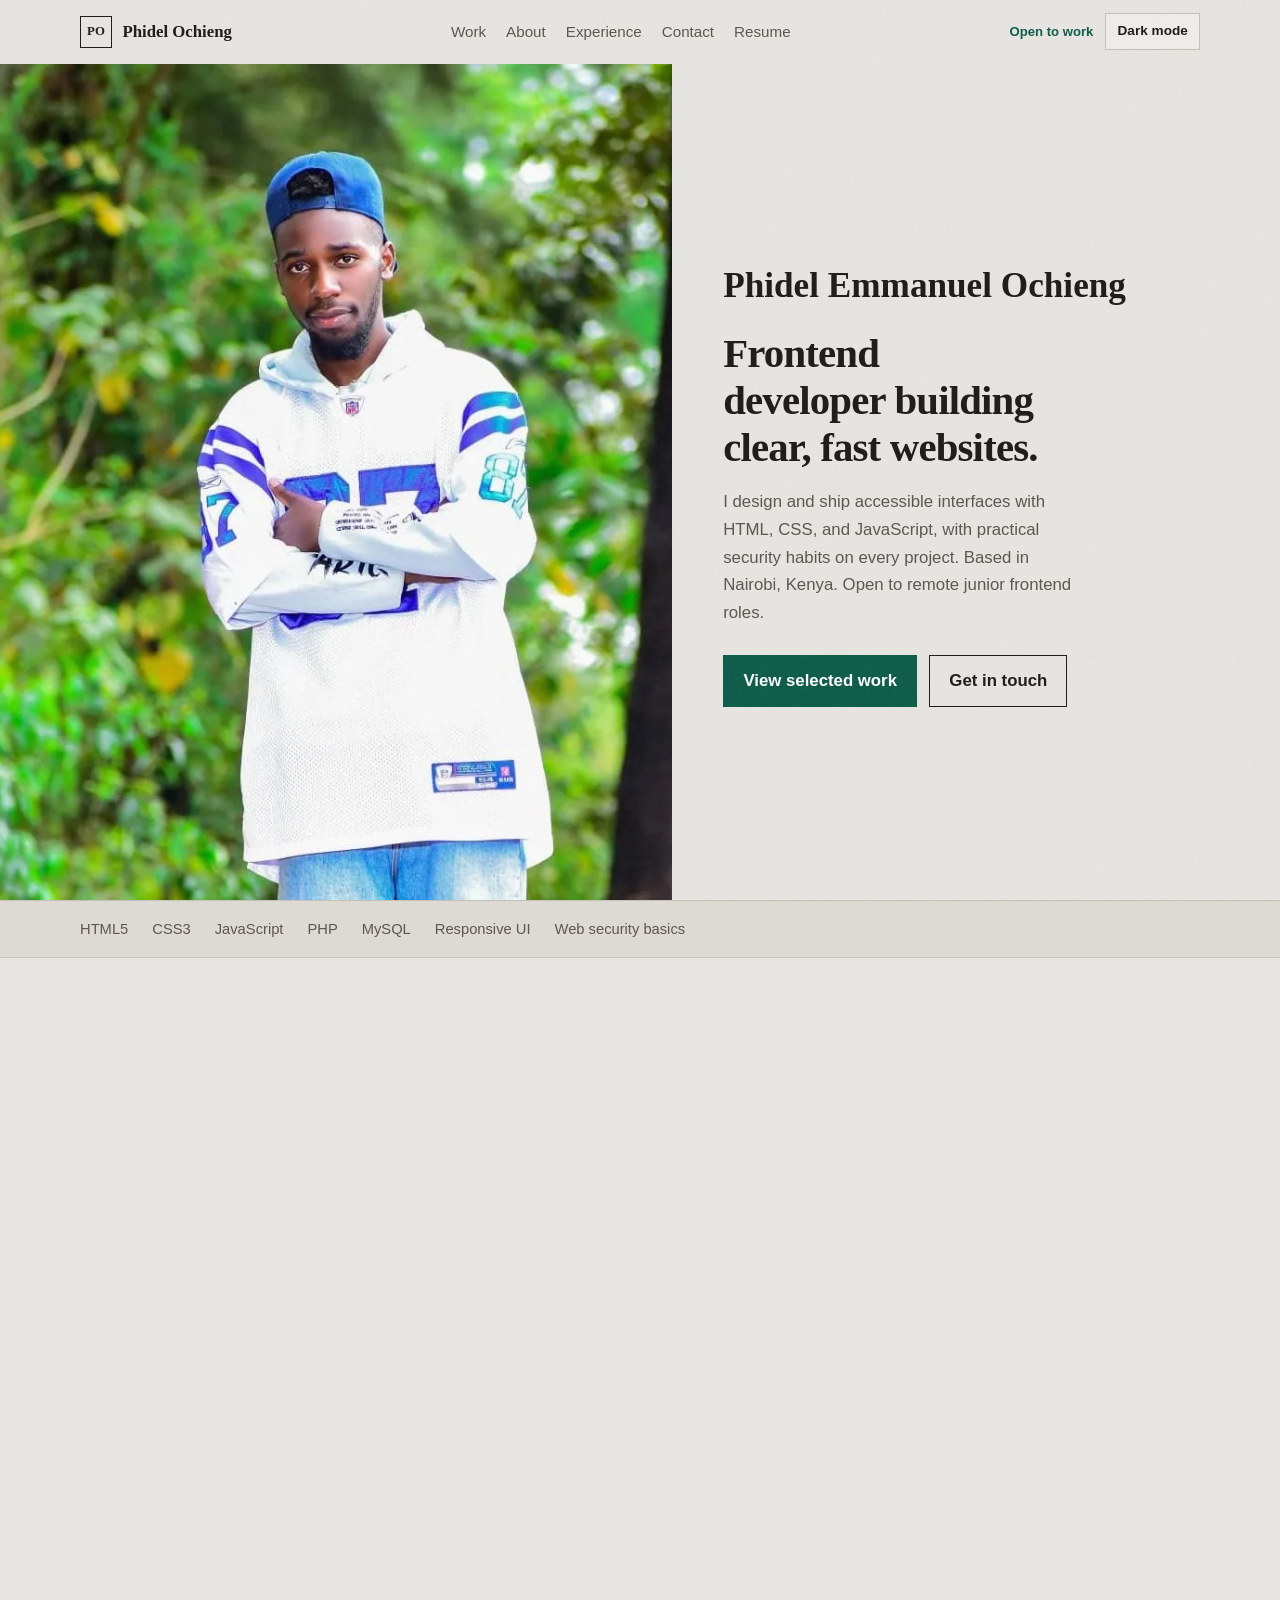
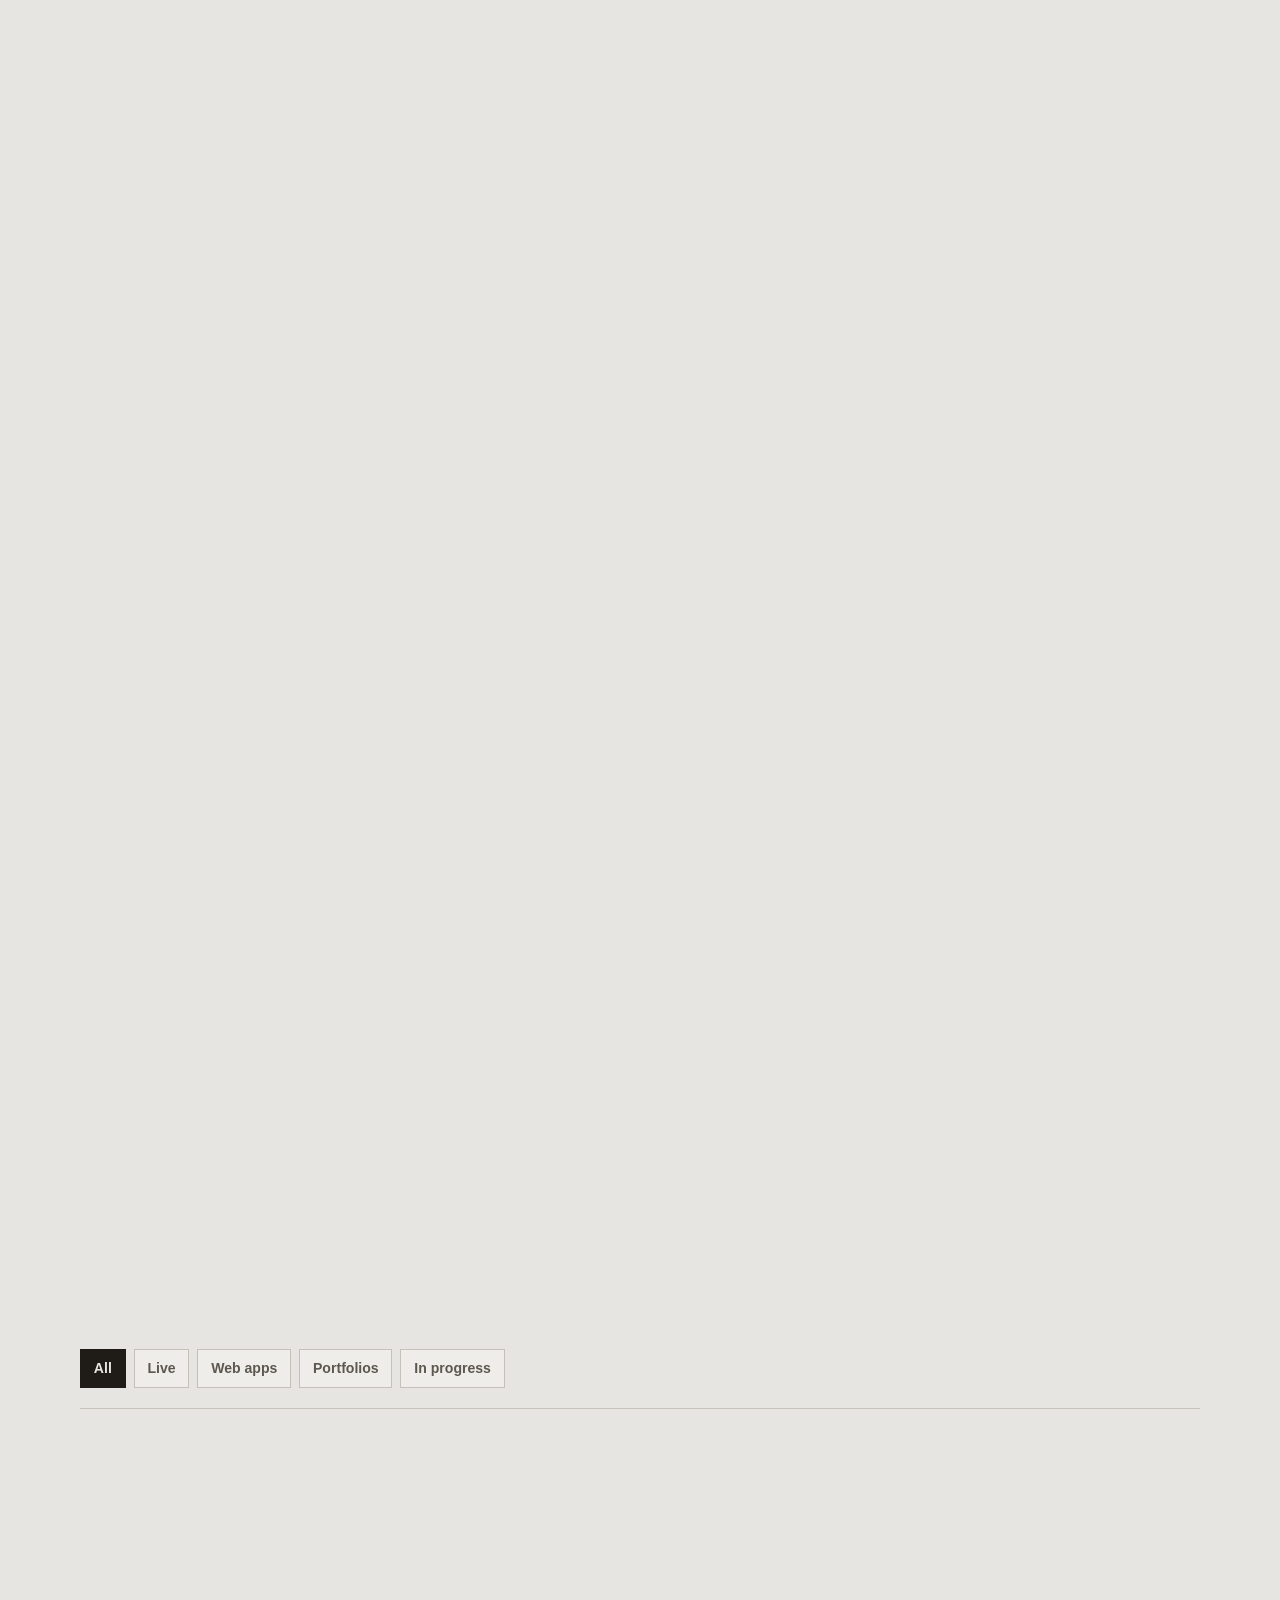
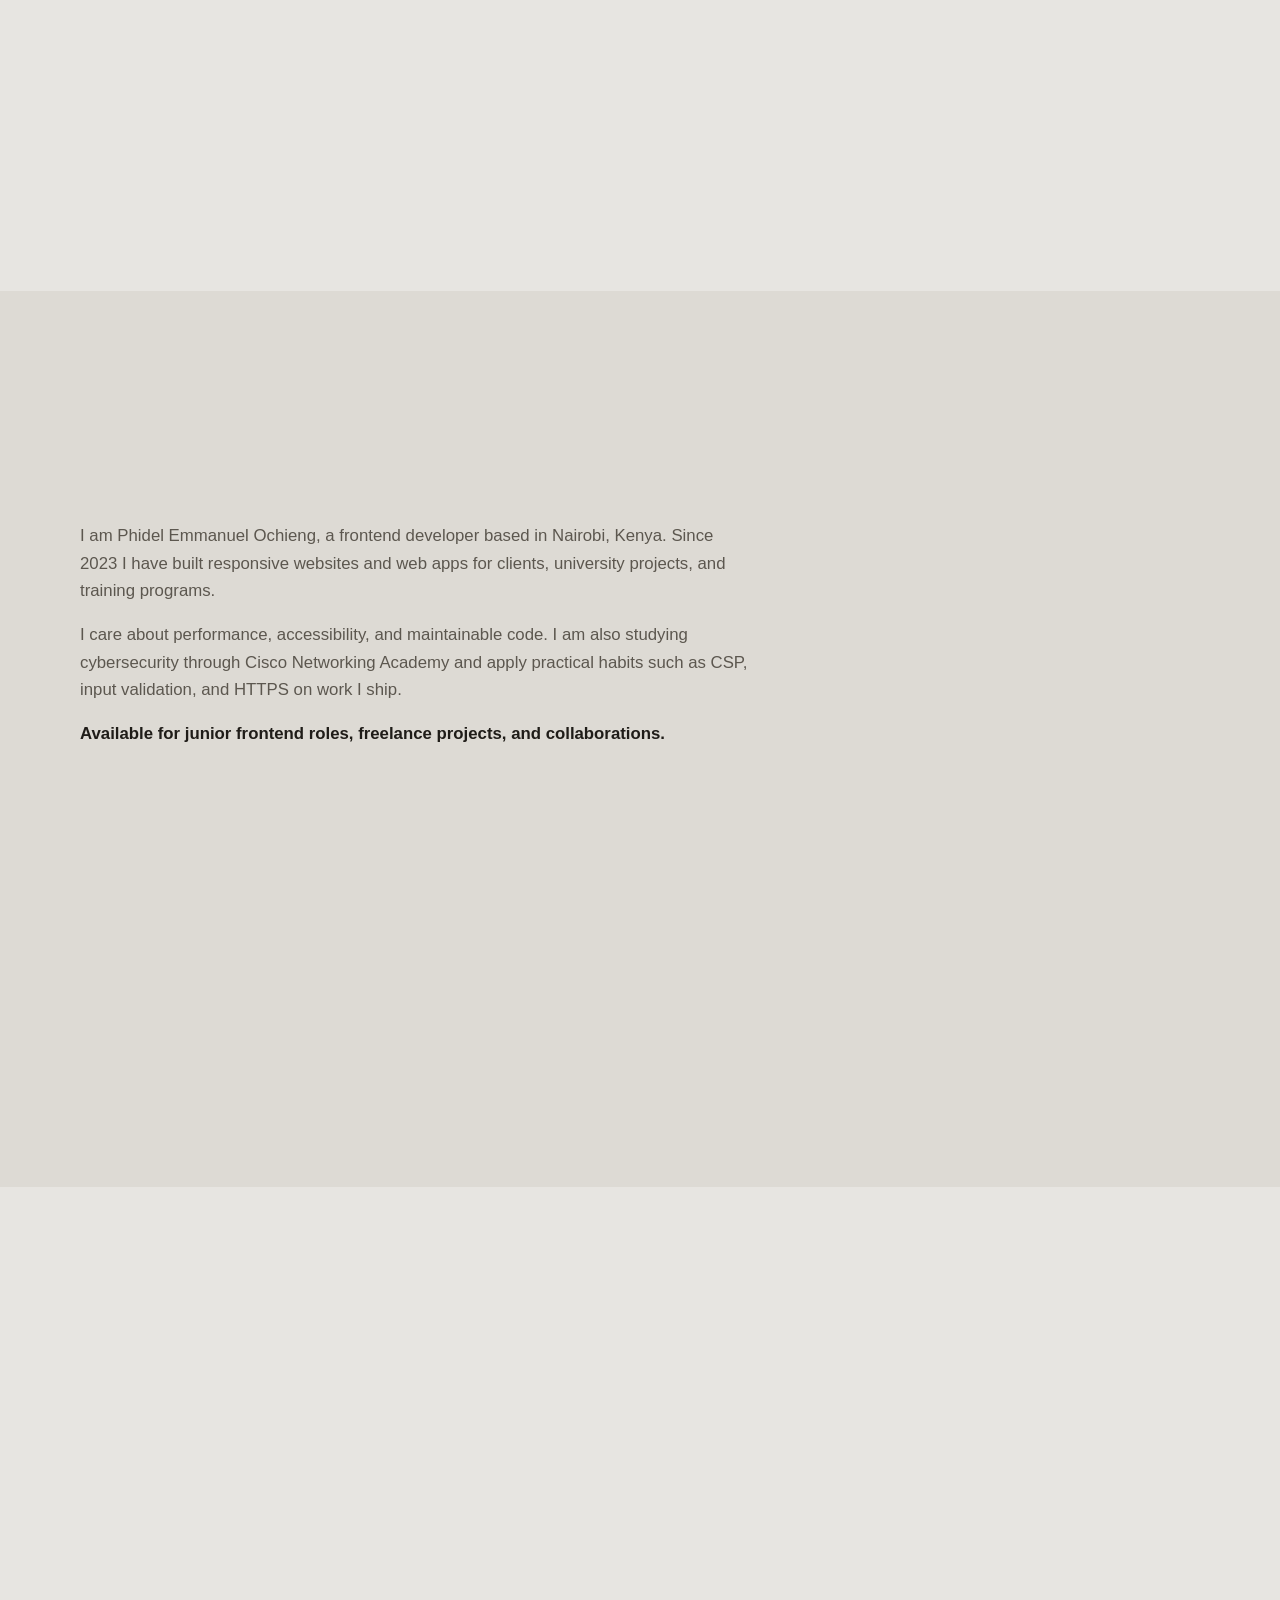
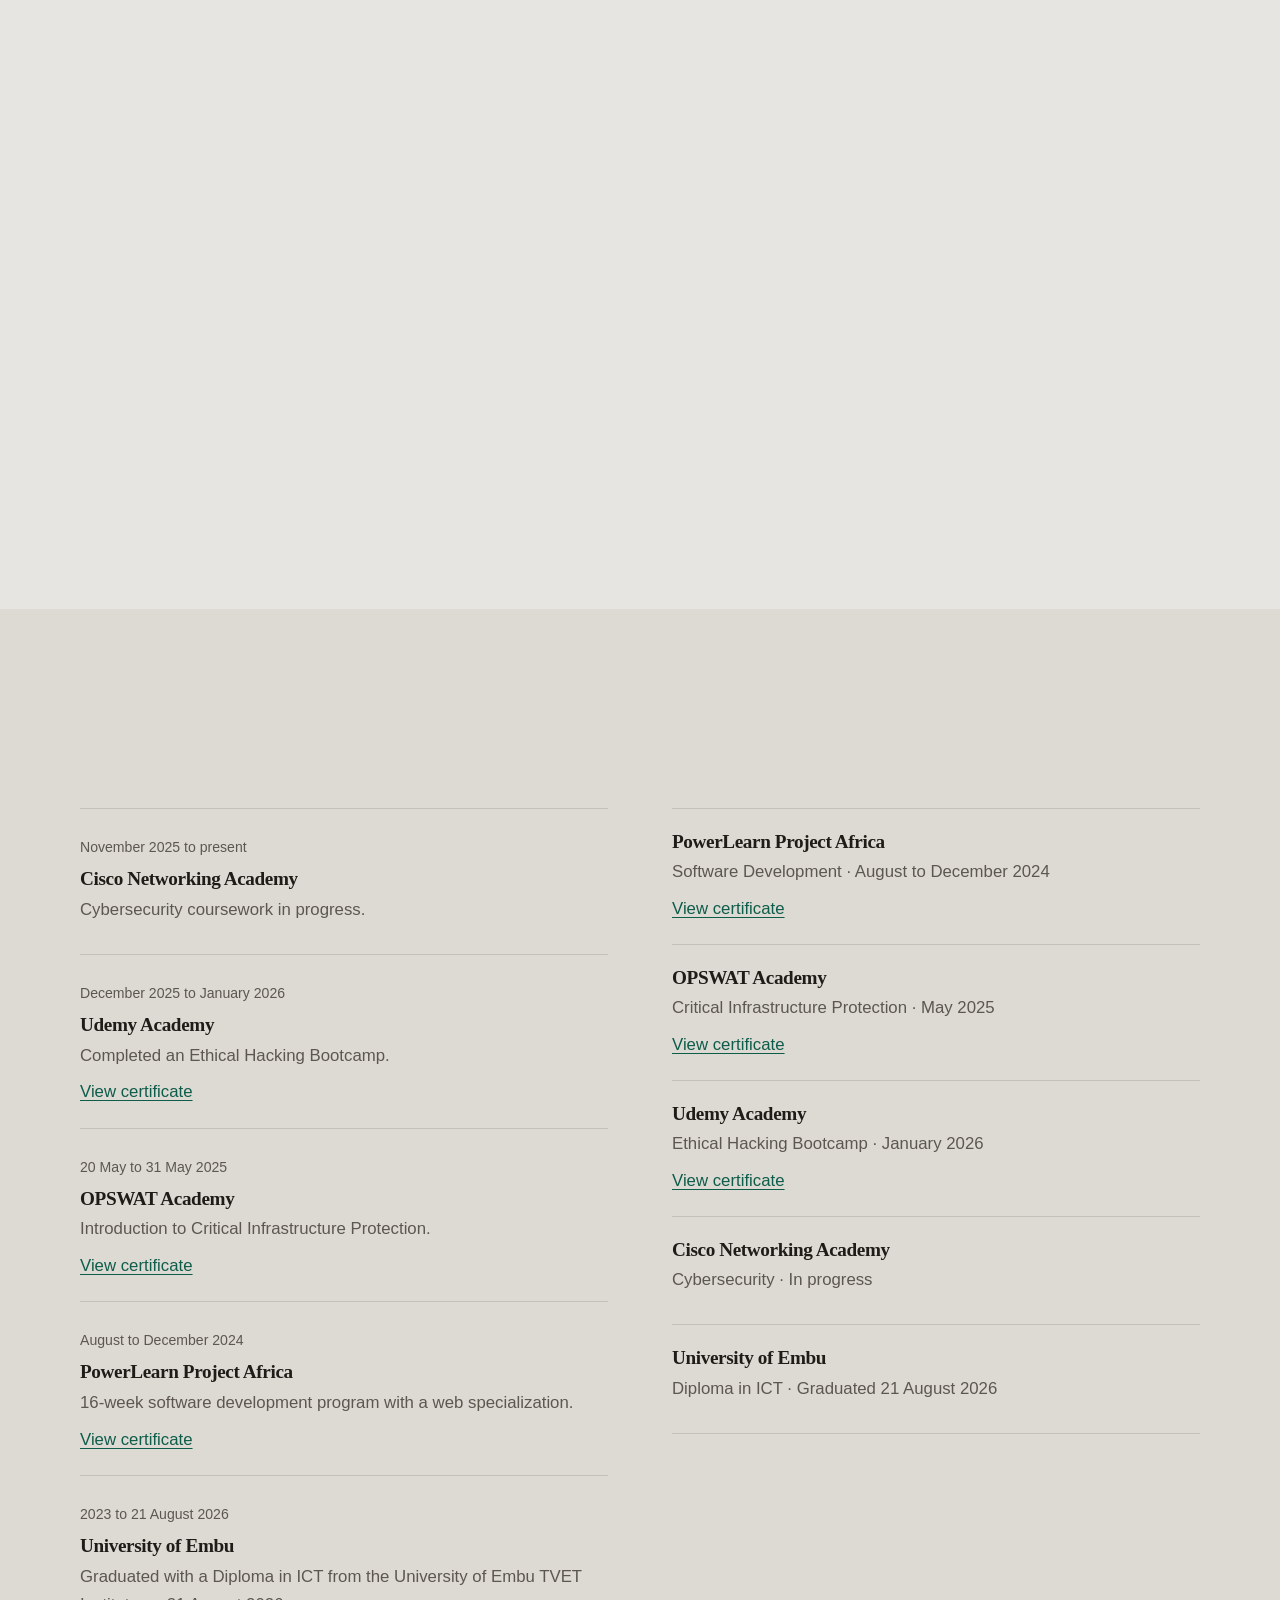
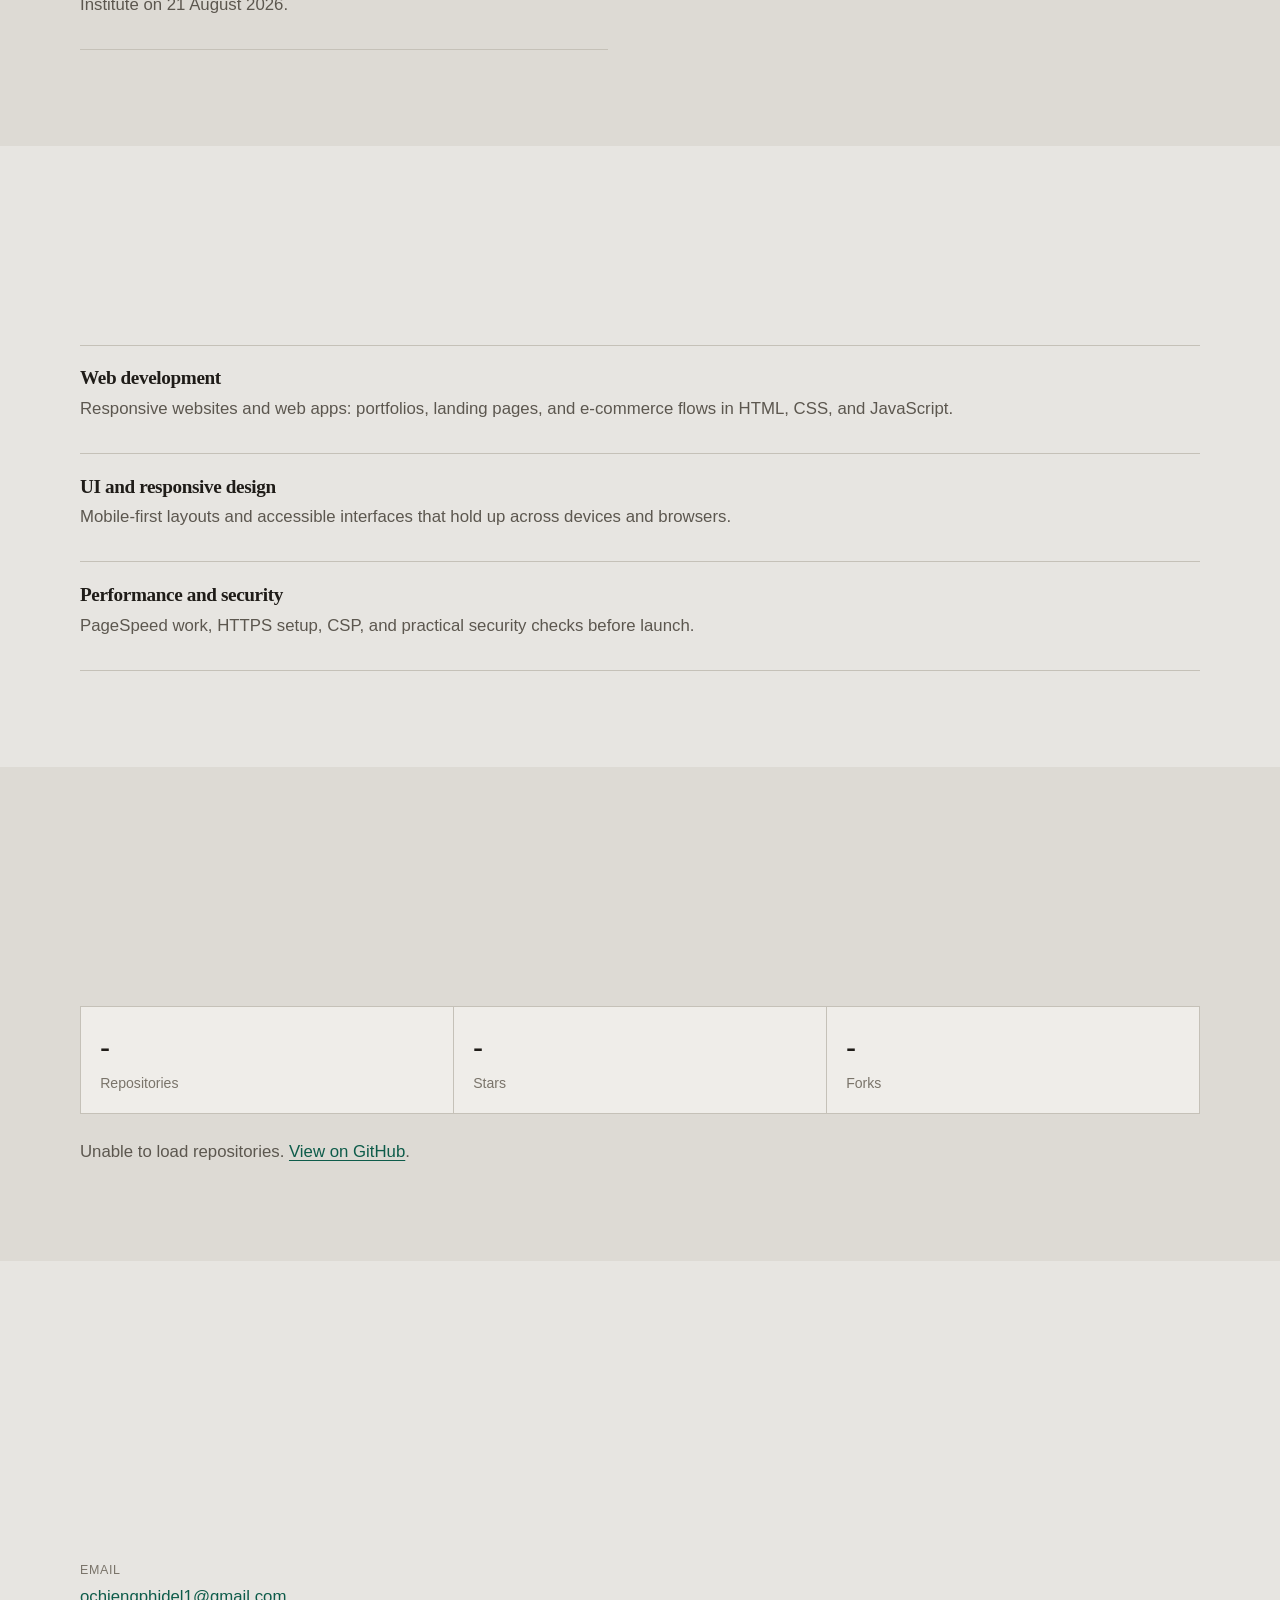
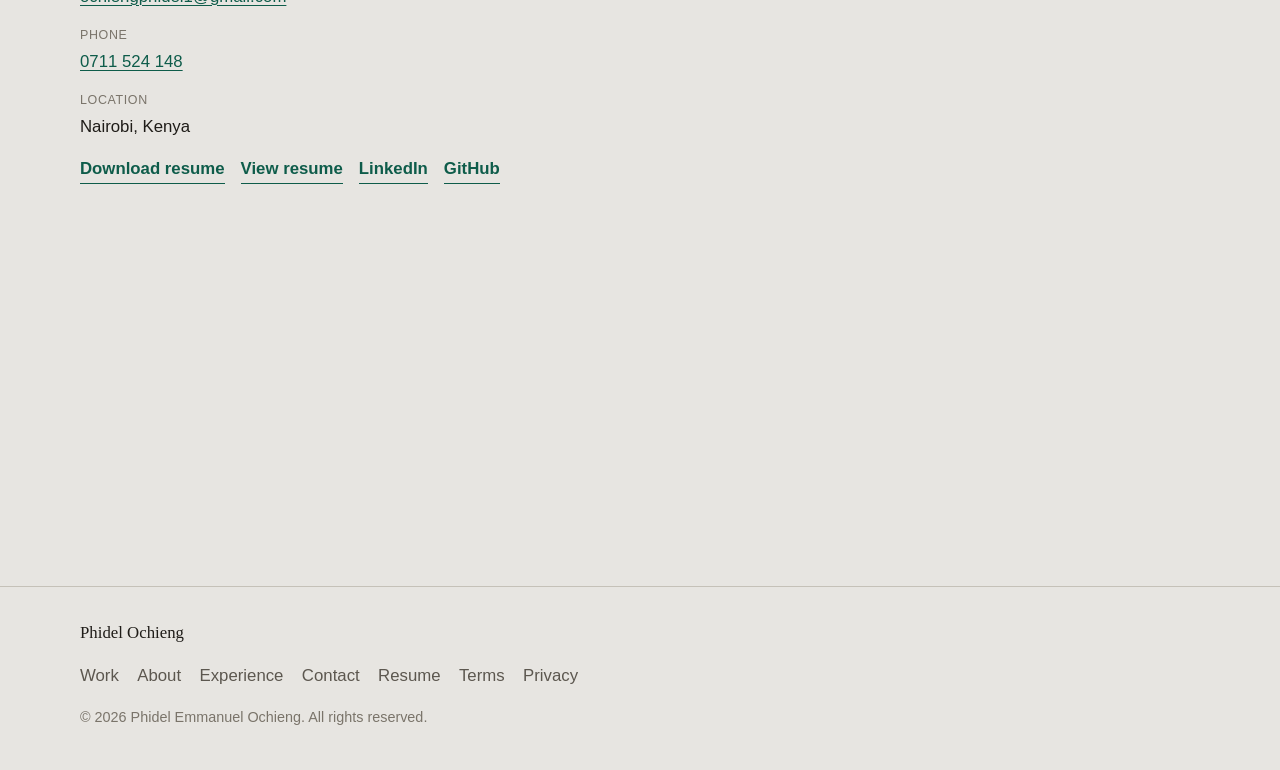
<file: index.html>
<!DOCTYPE html>
<html lang="en">
<head>
    <meta charset="UTF-8">
    <meta name="viewport" content="width=device-width, initial-scale=1.0">

    <!-- Security -->
    <meta http-equiv="Content-Security-Policy" content="default-src 'self'; script-src 'self'; style-src 'self' https://fonts.googleapis.com; font-src https://fonts.gstatic.com; img-src 'self' data:; connect-src 'self' https://api.github.com; form-action 'self' https://formsubmit.co; base-uri 'self'; object-src 'none'; frame-ancestors 'none'; upgrade-insecure-requests">
    <meta name="referrer" content="strict-origin-when-cross-origin">

    <!-- SEO -->
    <title>Phidel Emmanuel Ochieng | Frontend Developer in Nairobi, Kenya</title>
    <meta name="description" content="Frontend developer in Nairobi, Kenya building accessible, performance-focused websites with HTML, CSS, JavaScript, and PHP. Open to junior frontend roles and freelance work.">
    <meta name="keywords" content="Phidel Ochieng, Frontend Developer, Nairobi Kenya, HTML, CSS, JavaScript, PHP, MySQL, Web Developer Portfolio">
    <meta name="author" content="Phidel Emmanuel Ochieng">
    <meta name="robots" content="index, follow, max-image-preview:large">
    <link rel="canonical" href="https://phidelemmanuelochieng.vercel.app/">

    <!-- Open Graph -->
    <meta property="og:type" content="website">
    <meta property="og:site_name" content="Phidel Emmanuel Ochieng">
    <meta property="og:title" content="Phidel Emmanuel Ochieng | Frontend Developer">
    <meta property="og:description" content="Accessible, performance-focused websites and web apps. Based in Nairobi, Kenya. Open to junior frontend roles.">
    <meta property="og:url" content="https://phidelemmanuelochieng.vercel.app/">
    <meta property="og:image" content="https://phidelemmanuelochieng.vercel.app/og-image.png">
    <meta property="og:image:width" content="1200">
    <meta property="og:image:height" content="630">
    <meta property="og:image:alt" content="Phidel Emmanuel Ochieng portfolio preview">
    <meta property="og:locale" content="en_US">

    <!-- Twitter -->
    <meta name="twitter:card" content="summary_large_image">
    <meta name="twitter:title" content="Phidel Emmanuel Ochieng | Frontend Developer">
    <meta name="twitter:description" content="Accessible, performance-focused websites and web apps. Open to junior frontend roles.">
    <meta name="twitter:image" content="https://phidelemmanuelochieng.vercel.app/og-image.png">
    <meta name="twitter:image:alt" content="Phidel Emmanuel Ochieng portfolio preview">

    <!-- Search Console: replace content with your verification token when ready -->
    <meta name="google-site-verification" content="REPLACE_WITH_SEARCH_CONSOLE_TOKEN">

    <link rel="icon" href="favicon-32.png" type="image/png" sizes="32x32">
    <link rel="apple-touch-icon" href="favicon-192.png">
    <link rel="manifest" href="manifest.json">
    <meta name="theme-color" content="#E7E5E1">
    <meta name="apple-mobile-web-app-capable" content="yes">
    <meta name="apple-mobile-web-app-title" content="Phidel Portfolio">

    <link rel="preconnect" href="https://fonts.googleapis.com">
    <link rel="preconnect" href="https://fonts.gstatic.com" crossorigin>
    <link href="https://fonts.googleapis.com/css2?family=Bricolage+Grotesque:opsz,wght@12..96,500;12..96,700&family=Figtree:wght@400;500;600&display=swap" rel="stylesheet">

    <link rel="preload" as="image" href="tariq2.webp" type="image/webp">
    <link rel="stylesheet" href="styles.css">

    <script type="application/ld+json">
    {
        "@context": "https://schema.org",
        "@type": "Person",
        "name": "Phidel Emmanuel Ochieng",
        "jobTitle": "Frontend Developer",
        "url": "https://phidelemmanuelochieng.vercel.app/",
        "sameAs": [
            "https://github.com/tariq926",
            "https://www.linkedin.com/in/phidel-ochieng-832593393"
        ],
        "image": "https://phidelemmanuelochieng.vercel.app/tariq2.jpg",
        "email": "ochiengphidel1@gmail.com",
        "telephone": "+254711524148",
        "address": {
            "@type": "PostalAddress",
            "addressLocality": "Nairobi",
            "addressCountry": "KE"
        },
        "alumniOf": {
            "@type": "EducationalOrganization",
            "name": "University of Embu"
        },
        "knowsAbout": [
            "Frontend Development",
            "HTML5",
            "CSS3",
            "JavaScript",
            "PHP",
            "MySQL",
            "Responsive Design",
            "Web Security"
        ],
        "description": "Frontend developer in Nairobi, Kenya building accessible, performance-focused websites with a security-aware approach."
    }
    </script>
    <script type="application/ld+json">
    {
        "@context": "https://schema.org",
        "@type": "WebSite",
        "name": "Phidel Emmanuel Ochieng Portfolio",
        "url": "https://phidelemmanuelochieng.vercel.app/",
        "inLanguage": "en",
        "author": {
            "@type": "Person",
            "name": "Phidel Emmanuel Ochieng"
        }
    }
    </script>
</head>
<body>
    <a class="skip-link" href="#main">Skip to main content</a>

    <header class="site-header" id="siteHeader">
        <div class="shell header-inner">
            <a class="brand" href="#top" aria-label="Phidel Ochieng home">
                <span class="brand-mark" aria-hidden="true">PO</span>
                <span class="brand-name">Phidel Ochieng</span>
            </a>

            <nav class="site-nav" id="siteNav" aria-label="Primary">
                <ul>
                    <li><a href="#work">Work</a></li>
                    <li><a href="#about">About</a></li>
                    <li><a href="#experience">Experience</a></li>
                    <li><a href="#contact">Contact</a></li>
                    <li><a href="resume.html">Resume</a></li>
                </ul>
            </nav>

            <div class="header-actions">
                <span class="availability">Open to work</span>
                <button type="button" class="theme-toggle" id="themeToggle" aria-label="Switch color theme">Theme</button>
                <button type="button" class="nav-toggle" id="navToggle" aria-label="Open menu" aria-expanded="false" aria-controls="siteNav">Menu</button>
            </div>
        </div>
    </header>

    <main id="main">
        <section class="hero" id="top" aria-labelledby="hero-heading">
            <div class="hero-media" aria-hidden="false">
                <picture>
                    <source srcset="tariq2.webp" type="image/webp">
                    <img
                        src="tariq2.jpg"
                        alt="Portrait of Phidel Emmanuel Ochieng, frontend developer based in Nairobi, Kenya"
                        width="960"
                        height="1200"
                        fetchpriority="high"
                        decoding="async">
                </picture>
            </div>
            <div class="shell hero-copy">
                <p class="brand-signal">Phidel Emmanuel Ochieng</p>
                <h1 id="hero-heading">Frontend developer building clear, fast websites.</h1>
                <p class="hero-lede">
                    I design and ship accessible interfaces with HTML, CSS, and JavaScript,
                    with practical security habits on every project. Based in Nairobi, Kenya.
                    Open to remote junior frontend roles.
                </p>
                <div class="hero-actions">
                    <a class="btn btn-solid" href="#work">View selected work</a>
                    <a class="btn btn-line" href="#contact">Get in touch</a>
                </div>
            </div>
        </section>

        <section class="strip" aria-label="Focus areas">
            <div class="shell strip-inner">
                <p>HTML5</p>
                <p>CSS3</p>
                <p>JavaScript</p>
                <p>PHP</p>
                <p>MySQL</p>
                <p>Responsive UI</p>
                <p>Web security basics</p>
            </div>
        </section>

        <section class="section" id="work" aria-labelledby="work-heading">
            <div class="shell">
                <header class="section-intro">
                    <p class="eyebrow">Selected work</p>
                    <h2 id="work-heading">Real projects from my GitHub, with live previews.</h2>
                    <p class="section-note">Details and screenshots taken from the actual repositories and demos under <a href="https://github.com/tariq926" target="_blank" rel="noopener noreferrer">@tariq926</a>.</p>
                </header>

                <article class="feature">
                    <div class="feature-media">
                        <picture>
                            <source srcset="harriette-preview.webp" type="image/webp">
                            <img src="harriette-preview.png" alt="Live homepage of Harriette Adhiambo Okal PhD portfolio showing water resources and climate resilience hero" width="1280" height="800" loading="lazy" decoding="async">
                        </picture>
                    </div>
                    <div class="feature-body">
                        <p class="meta">Live client project · harrietteadhiambo · 2024 to 2026</p>
                        <h3>Harriette Adhiambo Okal, PhD portfolio</h3>
                        <dl class="case">
                            <div>
                                <dt>What it is</dt>
                                <dd>A professional research portfolio for a water resources, climate resilience, and geospatial intelligence specialist supporting water-security work across Africa.</dd>
                            </div>
                            <div>
                                <dt>What I built</dt>
                                <dd>Multi-page HTML/CSS/JS site with Work, Research, Field Notes, Speaking, and About sections, plus CV download and project case pages.</dd>
                            </div>
                            <div>
                                <dt>Stack and status</dt>
                                <dd>HTML, CSS, and JavaScript. Live on GitHub Pages from the harrietteadhiambo repository.</dd>
                            </div>
                        </dl>
                        <p class="tags">HTML · CSS · JavaScript · GitHub Pages</p>
                        <div class="inline-links">
                            <a href="https://tariq926.github.io/harrietteadhiambo/" target="_blank" rel="noopener noreferrer">Live site</a>
                            <a href="https://github.com/tariq926/harrietteadhiambo" target="_blank" rel="noopener noreferrer">Repository</a>
                        </div>
                    </div>
                </article>

                <article class="feature feature-flip">
                    <div class="feature-media">
                        <picture>
                            <source srcset="portfolio-preview.webp" type="image/webp">
                            <img src="portfolio-preview.png" alt="Live homepage of Phidel Ochieng portfolio with portrait and frontend developer headline" width="1280" height="800" loading="lazy" decoding="async">
                        </picture>
                    </div>
                    <div class="feature-body">
                        <p class="meta">Live · my-portfolio · 2025 to 2026</p>
                        <h3>Personal portfolio</h3>
                        <dl class="case">
                            <div>
                                <dt>What it is</dt>
                                <dd>This site: a recruiter-ready portfolio for Phidel Emmanuel Ochieng, frontend developer based in Nairobi.</dd>
                            </div>
                            <div>
                                <dt>What I built</dt>
                                <dd>Vanilla HTML/CSS/JS PWA with CSP hardening, theme support, FormSubmit contact flow, sitemap/robots, and live GitHub stats.</dd>
                            </div>
                            <div>
                                <dt>Stack and status</dt>
                                <dd>HTML, CSS, JavaScript. Deployed on Vercel from the my-portfolio repository.</dd>
                            </div>
                        </dl>
                        <p class="tags">HTML · CSS · JavaScript · PWA · Vercel</p>
                        <div class="inline-links">
                            <a href="https://phidelemmanuelochieng.vercel.app/" target="_blank" rel="noopener noreferrer">Live site</a>
                            <a href="https://github.com/tariq926/my-portfolio" target="_blank" rel="noopener noreferrer">Repository</a>
                        </div>
                    </div>
                </article>


                <article class="feature feature-flip">
                    <div class="feature-media">
                        <picture>
                            <source srcset="smart-life-preview.webp" type="image/webp">
                            <img src="smart-life-preview.png" alt="Smart Life Manager interface for finance and task management" width="1280" height="800" loading="lazy" decoding="async">
                        </picture>
                    </div>
                    <div class="feature-body">
                        <p class="meta">In progress · smart-life-manager · 2025</p>
                        <h3>Smart-Life Manager</h3>
                        <dl class="case">
                            <div>
                                <dt>What it is</dt>
                                <dd>An all-in-one management app for finances, tasks, budgets, and personal resources.</dd>
                            </div>
                            <div>
                                <dt>What I built</dt>
                                <dd>React frontend (MUI, charts, routing) and Express/MongoDB backend with auth, finance, and task APIs in a monorepo workspace.</dd>
                            </div>
                            <div>
                                <dt>Stack and status</dt>
                                <dd>React, Node.js, Express, MongoDB/Mongoose. Active development in the smart-life-manager repository.</dd>
                            </div>
                        </dl>
                        <p class="tags">React · Node.js · Express · MongoDB</p>
                        <div class="inline-links">
                            <a href="https://github.com/tariq926/smart-life-manager" target="_blank" rel="noopener noreferrer">Repository</a>
                        </div>
                    </div>
                </article>

                <div class="project-toolbar" role="group" aria-label="Filter projects">
                    <button type="button" class="filter is-active" data-filter="all">All</button>
                    <button type="button" class="filter" data-filter="live">Live</button>
                    <button type="button" class="filter" data-filter="web">Web apps</button>
                    <button type="button" class="filter" data-filter="portfolio">Portfolios</button>
                    <button type="button" class="filter" data-filter="in-progress">In progress</button>
                </div>

                <ul class="project-list">
                    <li class="project-row" data-category="portfolio live">
                        <div class="project-thumb">
                            <picture>
                                <source srcset="harriette-preview.webp" type="image/webp">
                                <img src="harriette-preview.png" alt="Thumbnail of Harriette Adhiambo Okal portfolio homepage" width="640" height="400" loading="lazy" decoding="async">
                            </picture>
                        </div>
                        <div class="project-copy">
                            <p class="meta">Live · Portfolio · harrietteadhiambo</p>
                            <h3>Harriette Adhiambo Okal, PhD portfolio</h3>
                            <p>Research portfolio for water resources, climate resilience, and geospatial intelligence, with case pages and CV download.</p>
                        </div>
                        <div class="project-links">
                            <a href="https://tariq926.github.io/harrietteadhiambo/" target="_blank" rel="noopener noreferrer">Visit</a>
                            <a href="https://github.com/tariq926/harrietteadhiambo" target="_blank" rel="noopener noreferrer">Repo</a>
                        </div>
                    </li>

                    <li class="project-row" data-category="portfolio live">
                        <div class="project-thumb">
                            <picture>
                                <source srcset="portfolio-preview.webp" type="image/webp">
                                <img src="portfolio-preview.png" alt="Thumbnail of Phidel Ochieng personal portfolio homepage" width="640" height="400" loading="lazy" decoding="async">
                            </picture>
                        </div>
                        <div class="project-copy">
                            <p class="meta">Live · Portfolio · my-portfolio</p>
                            <h3>Personal portfolio</h3>
                            <p>This site on Vercel: CSP-hardened vanilla JS portfolio with theme support and GitHub integration.</p>
                        </div>
                        <div class="project-links">
                            <a href="https://phidelemmanuelochieng.vercel.app/" target="_blank" rel="noopener noreferrer">Visit</a>
                            <a href="https://github.com/tariq926/my-portfolio" target="_blank" rel="noopener noreferrer">Repo</a>
                        </div>
                    </li>

                    
                    <li class="project-row" data-category="web in-progress">
                        <div class="project-thumb">
                            <picture>
                                <source srcset="smart-life-preview.webp" type="image/webp">
                                <img src="smart-life-preview.png" alt="Thumbnail of Smart Life Manager React application interface" width="640" height="400" loading="lazy" decoding="async">
                            </picture>
                        </div>
                        <div class="project-copy">
                            <p class="meta">In progress · Web app · smart-life-manager</p>
                            <h3>Smart-Life Manager</h3>
                            <p>React frontend with Express/MongoDB backend for finance tracking, tasks, budgets, and resource management.</p>
                        </div>
                        <div class="project-links">
                            <a href="https://github.com/tariq926/smart-life-manager" target="_blank" rel="noopener noreferrer">Repo</a>
                        </div>
                    </li>

                    
                                    </ul>
            </div>
        </section>

        <section class="section section-tone" id="about" aria-labelledby="about-heading">
            <div class="shell about-layout">
                <header class="section-intro">
                    <p class="eyebrow">About</p>
                    <h2 id="about-heading">A frontend developer with a security habit.</h2>
                </header>
                <div class="about-copy">
                    <p>
                        I am Phidel Emmanuel Ochieng, a frontend developer based in Nairobi, Kenya.
                        Since 2023 I have built responsive websites and web apps for clients,
                        university projects, and training programs.
                    </p>
                    <p>
                        I care about performance, accessibility, and maintainable code.
                        I am also studying cybersecurity through Cisco Networking Academy
                        and apply practical habits such as CSP, input validation, and HTTPS
                        on work I ship.
                    </p>
                    <p class="availability-note">Available for junior frontend roles, freelance projects, and collaborations.</p>
                </div>
                <dl class="facts">
                    <div><dt>Role</dt><dd>Frontend developer</dd></div>
                    <div><dt>Location</dt><dd>Nairobi, Kenya</dd></div>
                    <div><dt>Education</dt><dd>University of Embu, ICT diploma (graduated 21 August 2026)</dd></div>
                    <div><dt>Active since</dt><dd>2023</dd></div>
                    <div><dt>Core stack</dt><dd>HTML, CSS, JS, PHP, MySQL</dd></div>
                    <div><dt>Learning</dt><dd>React, cybersecurity</dd></div>
                </dl>
                <div class="skill-columns">
                    <div>
                        <h3>Proficient</h3>
                        <p>HTML5, CSS3, JavaScript, responsive design, UI design, PHP, MySQL</p>
                    </div>
                    <div>
                        <h3>Working knowledge</h3>
                        <p>React, TypeScript, Node.js, MongoDB, Git, Linux, Python</p>
                    </div>
                    <div>
                        <h3>Currently learning</h3>
                        <p>Cybersecurity, ethical hacking, network security</p>
                    </div>
                </div>
            </div>
        </section>

        <section class="section" id="experience" aria-labelledby="experience-heading">
            <div class="shell">
                <header class="section-intro">
                    <p class="eyebrow">Experience</p>
                    <h2 id="experience-heading">Where I have been building.</h2>
                </header>

                <ol class="timeline-list">
                    <li>
                        <p class="meta">2024 to present</p>
                        <h3>Freelance web developer</h3>
                        <p class="place">Self-employed</p>
                        <ul>
                            <li>Built custom websites for local businesses and improved their online presence.</li>
                            <li>Focused on responsive design and Progressive Web Apps.</li>
                            <li>Delivered projects with strong PageSpeed scores using HTML, CSS, JavaScript, PHP, and MySQL.</li>
                        </ul>
                    </li>
                    <li>
                        <p class="meta">2023 to August 2026</p>
                        <h3>Student developer</h3>
                        <p class="place">University of Embu</p>
                        <ul>
                            <li>Completed a diploma in ICT with a focus on web development.</li>
                            <li>Lead developer on student group projects.</li>
                            <li>Mentored peers in HTML, CSS, and JavaScript fundamentals.</li>
                            <li>Graduated on 21 August 2026.</li>
                        </ul>
                    </li>
                    <li>
                        <p class="meta">August to December 2024</p>
                        <h3>Software development trainee</h3>
                        <p class="place">PowerLearn Project Africa</p>
                        <ul>
                            <li>Completed a 16-week full-stack program.</li>
                            <li>Built multiple projects including e-commerce and portfolio sites.</li>
                            <li>Graduated with distinction and a specialization in web development.</li>
                        </ul>
                    </li>
                </ol>
            </div>
        </section>

        <section class="section section-tone" id="journey" aria-labelledby="journey-heading">
            <div class="shell split">
                <div>
                    <header class="section-intro">
                        <p class="eyebrow">Journey</p>
                        <h2 id="journey-heading">Training and education.</h2>
                    </header>
                    <ol class="plain-list">
                        <li>
                            <p class="meta">November 2025 to present</p>
                            <h3>Cisco Networking Academy</h3>
                            <p>Cybersecurity coursework in progress.</p>
                        </li>
                        <li>
                            <p class="meta">December 2025 to January 2026</p>
                            <h3>Udemy Academy</h3>
                            <p>Completed an Ethical Hacking Bootcamp.</p>
                            <a href="udemy.png" target="_blank" rel="noopener noreferrer">View certificate</a>
                        </li>
                        <li>
                            <p class="meta">20 May to 31 May 2025</p>
                            <h3>OPSWAT Academy</h3>
                            <p>Introduction to Critical Infrastructure Protection.</p>
                            <a href="opswat.png" target="_blank" rel="noopener noreferrer">View certificate</a>
                        </li>
                        <li>
                            <p class="meta">August to December 2024</p>
                            <h3>PowerLearn Project Africa</h3>
                            <p>16-week software development program with a web specialization.</p>
                            <a href="phidel-certificate.pdf" target="_blank" rel="noopener noreferrer">View certificate</a>
                        </li>
                        <li>
                            <p class="meta">2023 to 21 August 2026</p>
                            <h3>University of Embu</h3>
                            <p>Graduated with a Diploma in ICT from the University of Embu TVET Institute on 21 August 2026.</p>
                        </li>
                    </ol>
                </div>

                <div id="certifications" aria-labelledby="certs-heading">
                    <header class="section-intro">
                        <p class="eyebrow">Credentials</p>
                        <h2 id="certs-heading">Certifications</h2>
                    </header>
                    <ul class="plain-list">
                        <li>
                            <h3>PowerLearn Project Africa</h3>
                            <p>Software Development · August to December 2024</p>
                            <a href="phidel-certificate.pdf" target="_blank" rel="noopener noreferrer">View certificate</a>
                        </li>
                        <li>
                            <h3>OPSWAT Academy</h3>
                            <p>Critical Infrastructure Protection · May 2025</p>
                            <a href="opswat.png" target="_blank" rel="noopener noreferrer">View certificate</a>
                        </li>
                        <li>
                            <h3>Udemy Academy</h3>
                            <p>Ethical Hacking Bootcamp · January 2026</p>
                            <a href="udemy.png" target="_blank" rel="noopener noreferrer">View certificate</a>
                        </li>
                        <li>
                            <h3>Cisco Networking Academy</h3>
                            <p>Cybersecurity · In progress</p>
                        </li>
                        <li>
                            <h3>University of Embu</h3>
                            <p>Diploma in ICT · Graduated 21 August 2026</p>
                        </li>
                    </ul>
                </div>
            </div>
        </section>

        <section class="section" id="services" aria-labelledby="services-heading">
            <div class="shell">
                <header class="section-intro">
                    <p class="eyebrow">Services</p>
                    <h2 id="services-heading">How I can help.</h2>
                </header>
                <ul class="service-list">
                    <li>
                        <h3>Web development</h3>
                        <p>Responsive websites and web apps: portfolios, landing pages, and e-commerce flows in HTML, CSS, and JavaScript.</p>
                    </li>
                    <li>
                        <h3>UI and responsive design</h3>
                        <p>Mobile-first layouts and accessible interfaces that hold up across devices and browsers.</p>
                    </li>
                    <li>
                        <h3>Performance and security</h3>
                        <p>PageSpeed work, HTTPS setup, CSP, and practical security checks before launch.</p>
                    </li>
                </ul>
            </div>
        </section>

        <section class="section section-tone" id="github" aria-labelledby="github-heading">
            <div class="shell">
                <header class="section-intro">
                    <p class="eyebrow">GitHub</p>
                    <h2 id="github-heading">Public work at a glance.</h2>
                    <p class="section-note">Live stats from the GitHub API for <a href="https://github.com/tariq926" target="_blank" rel="noopener noreferrer">@tariq926</a>.</p>
                </header>

                <div class="github-stats" aria-live="polite">
                    <div>
                        <p class="stat-value" id="reposCount">-</p>
                        <p class="stat-label">Repositories</p>
                    </div>
                    <div>
                        <p class="stat-value" id="starsCount">-</p>
                        <p class="stat-label">Stars</p>
                    </div>
                    <div>
                        <p class="stat-value" id="forksCount">-</p>
                        <p class="stat-label">Forks</p>
                    </div>
                </div>

                <div class="repo-grid" id="pinnedRepos" aria-live="polite">
                    <div class="skeleton" aria-hidden="true"></div>
                    <div class="skeleton" aria-hidden="true"></div>
                    <div class="skeleton" aria-hidden="true"></div>
                </div>
            </div>
        </section>

        <section class="section" id="contact" aria-labelledby="contact-heading">
            <div class="shell contact-layout">
                <header class="section-intro">
                    <p class="eyebrow">Contact</p>
                    <h2 id="contact-heading">Let us work together.</h2>
                    <p class="section-note">Open to junior frontend roles, freelance projects, and collaborations. Typical reply within 24 hours.</p>
                </header>

                <aside class="contact-aside">
                    <p><span>Email</span> <a href="mailto:ochiengphidel1@gmail.com">ochiengphidel1@gmail.com</a></p>
                    <p><span>Phone</span> <a href="tel:+254711524148">0711 524 148</a></p>
                    <p><span>Location</span> Nairobi, Kenya</p>
                    <div class="inline-links">
                        <a href="phidel-cv.pdf" download>Download resume</a>
                        <a href="resume.html">View resume</a>
                        <a href="https://www.linkedin.com/in/phidel-ochieng-832593393" target="_blank" rel="noopener noreferrer">LinkedIn</a>
                        <a href="https://github.com/tariq926" target="_blank" rel="noopener noreferrer">GitHub</a>
                    </div>
                </aside>

                <div class="contact-form-wrap">
                    <div class="form-status is-success" id="successMessage" role="status" hidden>
                        Message sent. I will get back to you within 24 hours.
                    </div>
                    <div class="form-status is-error" id="errorMessage" role="alert" hidden>
                        Something went wrong. Please try again or email me directly.
                    </div>
                    <form class="contact-form" id="contactForm" action="https://formsubmit.co/ochiengphidel1@gmail.com" method="POST" novalidate>
                        <input type="text" name="_honey" class="honeypot" tabindex="-1" autocomplete="off" aria-hidden="true">
                        <input type="hidden" name="_captcha" value="false">
                        <input type="hidden" name="_subject" value="Portfolio contact from %name%">
                        <input type="hidden" name="_autoresponse" value="Thanks for reaching out. I received your message and will reply soon. Phidel">
                        <input type="hidden" name="_next" value="https://phidelemmanuelochieng.vercel.app/?sent=true#contact">

                        <div class="form-grid">
                            <label>
                                <span>Name</span>
                                <input type="text" id="name" name="name" autocomplete="name" required maxlength="100">
                            </label>
                            <label>
                                <span>Email</span>
                                <input type="email" id="email" name="email" autocomplete="email" required maxlength="120">
                            </label>
                        </div>
                        <label>
                            <span>Subject</span>
                            <input type="text" id="subject" name="subject" required maxlength="140">
                        </label>
                        <label>
                            <span>Message</span>
                            <textarea id="message" name="message" rows="6" required maxlength="4000"></textarea>
                        </label>
                        <button type="submit" class="btn btn-solid" id="submitBtn">
                            <span class="btn-label">Send message</span>
                        </button>
                    </form>
                </div>
            </div>
        </section>
    </main>

    <footer class="site-footer">
        <div class="shell footer-inner">
            <p class="brand-name">Phidel Ochieng</p>
            <nav aria-label="Footer">
                <a href="#work">Work</a>
                <a href="#about">About</a>
                <a href="#experience">Experience</a>
                <a href="#contact">Contact</a>
                <a href="resume.html">Resume</a>
                <a href="terms.html">Terms</a>
                <a href="privacy.html">Privacy</a>
            </nav>
            <p class="footer-copy">&copy; <span id="currentYear">2026</span> Phidel Emmanuel Ochieng. All rights reserved.</p>
        </div>
    </footer>

    <script src="script.js" defer></script>
</body>
</html>
</file>
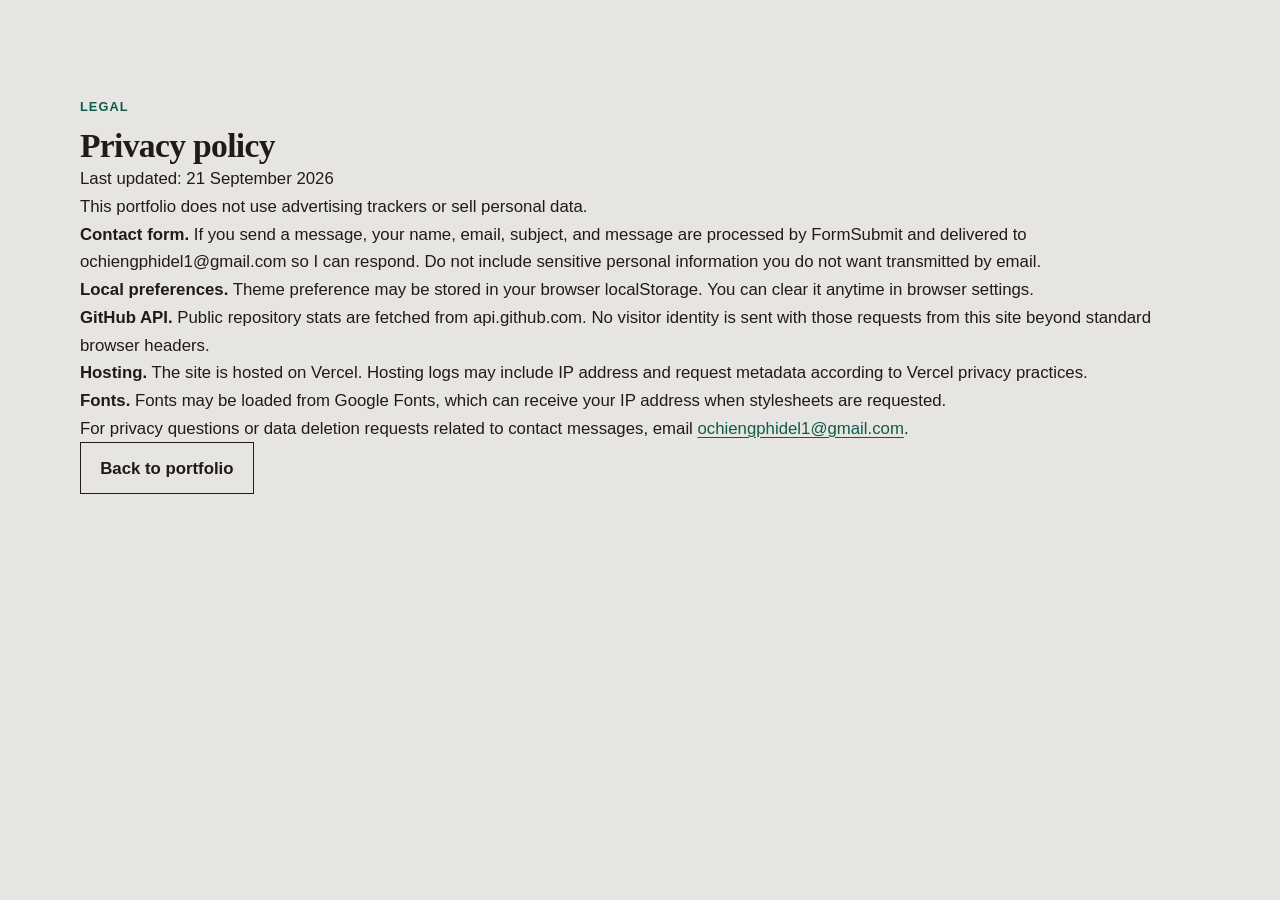
<file: privacy.html>
<!DOCTYPE html>
<html lang="en">
<head>
    <meta charset="UTF-8">
    <meta name="viewport" content="width=device-width, initial-scale=1.0">
    <meta http-equiv="Content-Security-Policy" content="default-src 'self'; style-src 'self' https://fonts.googleapis.com; font-src https://fonts.gstatic.com; img-src 'self'; base-uri 'self'; object-src 'none'; upgrade-insecure-requests">
    <meta name="description" content="Privacy policy for Phidel Emmanuel Ochieng portfolio website.">
    <meta name="robots" content="index, follow">
    <link rel="canonical" href="https://phidelemmanuelochieng.vercel.app/privacy.html">
    <title>Privacy Policy | Phidel Emmanuel Ochieng</title>
    <link rel="icon" href="favicon-32.png" type="image/png" sizes="32x32">
    <link rel="preconnect" href="https://fonts.googleapis.com">
    <link rel="preconnect" href="https://fonts.gstatic.com" crossorigin>
    <link href="https://fonts.googleapis.com/css2?family=Bricolage+Grotesque:opsz,wght@12..96,500;12..96,700&family=Figtree:wght@400;500;600&display=swap" rel="stylesheet">
    <link rel="stylesheet" href="styles.css">
</head>
<body>
    <main class="section">
        <div class="shell" style="max-width:42rem">
            <p class="eyebrow">Legal</p>
            <h1 style="font-size:clamp(1.6rem,3vw,2.2rem);margin-bottom:1rem">Privacy policy</h1>
            <p style="color:var(--muted);margin-bottom:1rem">Last updated: 21 September 2026</p>
            <div style="display:grid;gap:1rem;color:var(--muted)">
                <p>This portfolio does not use advertising trackers or sell personal data.</p>
                <p><strong style="color:var(--ink)">Contact form.</strong> If you send a message, your name, email, subject, and message are processed by FormSubmit and delivered to ochiengphidel1@gmail.com so I can respond. Do not include sensitive personal information you do not want transmitted by email.</p>
                <p><strong style="color:var(--ink)">Local preferences.</strong> Theme preference may be stored in your browser localStorage. You can clear it anytime in browser settings.</p>
                <p><strong style="color:var(--ink)">GitHub API.</strong> Public repository stats are fetched from api.github.com. No visitor identity is sent with those requests from this site beyond standard browser headers.</p>
                <p><strong style="color:var(--ink)">Hosting.</strong> The site is hosted on Vercel. Hosting logs may include IP address and request metadata according to Vercel privacy practices.</p>
                <p><strong style="color:var(--ink)">Fonts.</strong> Fonts may be loaded from Google Fonts, which can receive your IP address when stylesheets are requested.</p>
                <p>For privacy questions or data deletion requests related to contact messages, email <a href="mailto:ochiengphidel1@gmail.com">ochiengphidel1@gmail.com</a>.</p>
            </div>
            <p style="margin-top:2rem"><a class="btn btn-line" href="index.html">Back to portfolio</a></p>
        </div>
    </main>
</body>
</html>
</file>
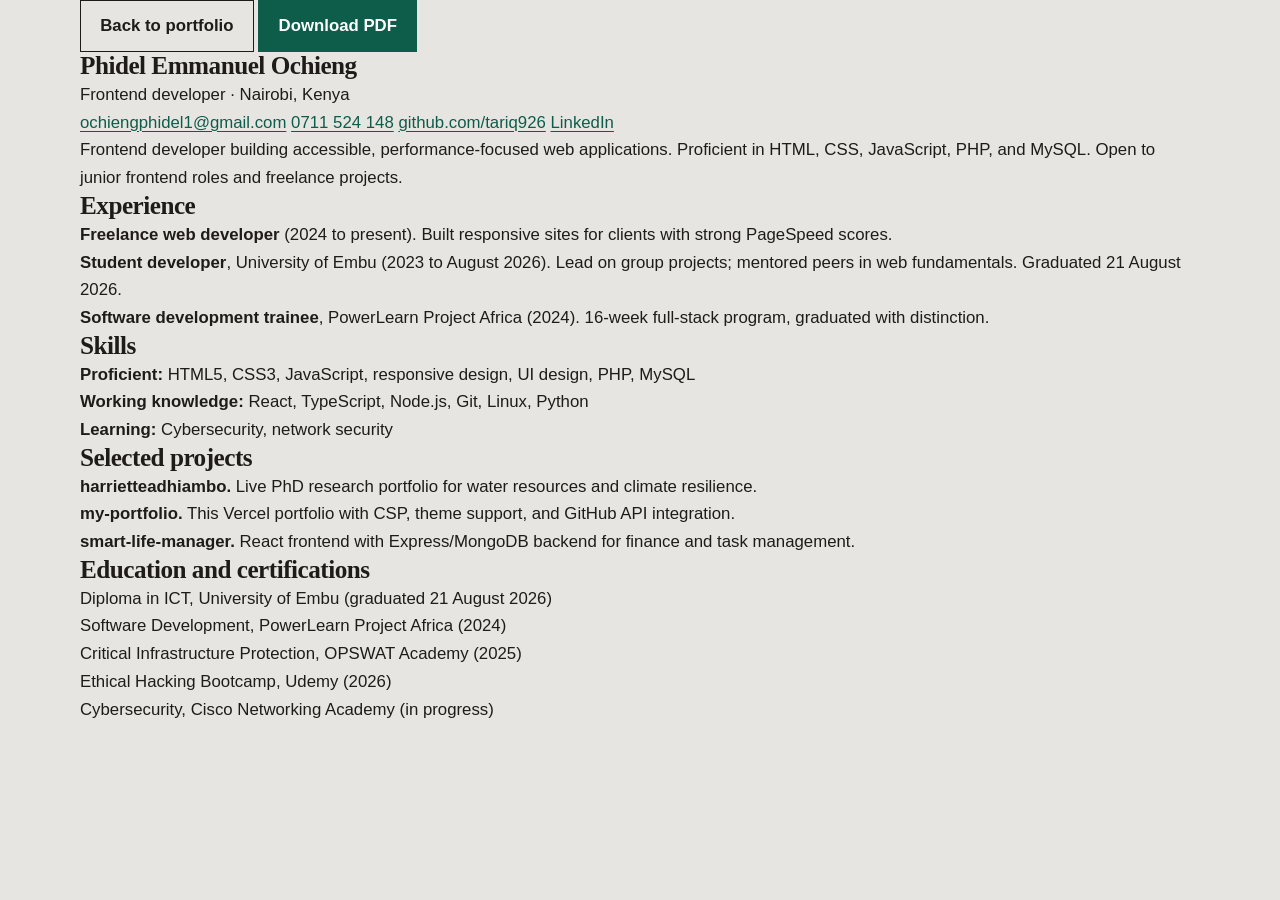
<file: resume.html>
<!DOCTYPE html>
<html lang="en">
<head>
    <meta charset="UTF-8">
    <meta name="viewport" content="width=device-width, initial-scale=1.0">
    <meta http-equiv="Content-Security-Policy" content="default-src 'self'; style-src 'self' https://fonts.googleapis.com; font-src https://fonts.gstatic.com; img-src 'self'; base-uri 'self'; object-src 'none'; upgrade-insecure-requests">
    <meta name="referrer" content="strict-origin-when-cross-origin">
    <meta name="description" content="Resume for Phidel Emmanuel Ochieng, frontend developer in Nairobi, Kenya. Skills, experience, and selected projects.">
    <meta name="robots" content="index, follow">
    <link rel="canonical" href="https://phidelemmanuelochieng.vercel.app/resume.html">
    <title>Resume | Phidel Emmanuel Ochieng</title>
    <meta property="og:title" content="Resume | Phidel Emmanuel Ochieng">
    <meta property="og:description" content="Frontend developer resume: experience, skills, and selected projects.">
    <meta property="og:url" content="https://phidelemmanuelochieng.vercel.app/resume.html">
    <meta property="og:image" content="https://phidelemmanuelochieng.vercel.app/og-image.png">
    <meta property="og:type" content="website">
    <link rel="icon" href="favicon-32.png" type="image/png" sizes="32x32">
    <link rel="preconnect" href="https://fonts.googleapis.com">
    <link rel="preconnect" href="https://fonts.gstatic.com" crossorigin>
    <link href="https://fonts.googleapis.com/css2?family=Bricolage+Grotesque:opsz,wght@12..96,500;12..96,700&family=Figtree:wght@400;500;600&display=swap" rel="stylesheet">
    <link rel="stylesheet" href="styles.css">
    <style>
        .resume-page { padding: calc(var(--header-h) + 2rem) 0 4rem; }
        .resume-actions { display: flex; flex-wrap: wrap; gap: 0.75rem; margin-bottom: 1.5rem; }
        .resume-doc {
            border: 1px solid var(--line);
            background: var(--surface);
            border-radius: var(--radius);
            padding: clamp(1.25rem, 3vw, 2.25rem);
            max-width: 48rem;
        }
        .resume-doc h1 { font-size: 1.8rem; margin-bottom: 0.25rem; }
        .resume-role { color: var(--accent); font-weight: 600; margin-bottom: 1rem; }
        .resume-contact { display: flex; flex-wrap: wrap; gap: 0.75rem 1.1rem; margin-bottom: 1.25rem; font-size: 0.92rem; }
        .resume-doc h2 {
            font-size: 1.05rem;
            margin: 1.6rem 0 0.7rem;
            padding-bottom: 0.4rem;
            border-bottom: 1px solid var(--line);
        }
        .resume-doc ul { padding-left: 1.1rem; display: grid; gap: 0.45rem; }
        .resume-doc li { list-style: disc; color: var(--muted); }
        .resume-doc li strong { color: var(--ink); }
    </style>
</head>
<body>
    <main class="resume-page">
        <div class="shell">
            <div class="resume-actions">
                <a class="btn btn-line" href="index.html">Back to portfolio</a>
                <a class="btn btn-solid" href="phidel-cv.pdf" download>Download PDF</a>
            </div>
            <article class="resume-doc">
                <h1>Phidel Emmanuel Ochieng</h1>
                <p class="resume-role">Frontend developer · Nairobi, Kenya</p>
                <div class="resume-contact">
                    <a href="mailto:ochiengphidel1@gmail.com">ochiengphidel1@gmail.com</a>
                    <a href="tel:+254711524148">0711 524 148</a>
                    <a href="https://github.com/tariq926" target="_blank" rel="noopener noreferrer">github.com/tariq926</a>
                    <a href="https://www.linkedin.com/in/phidel-ochieng-832593393" target="_blank" rel="noopener noreferrer">LinkedIn</a>
                </div>
                <p>Frontend developer building accessible, performance-focused web applications. Proficient in HTML, CSS, JavaScript, PHP, and MySQL. Open to junior frontend roles and freelance projects.</p>

                <h2>Experience</h2>
                <ul>
                    <li><strong>Freelance web developer</strong> (2024 to present). Built responsive sites for clients with strong PageSpeed scores.</li>
                    <li><strong>Student developer</strong>, University of Embu (2023 to August 2026). Lead on group projects; mentored peers in web fundamentals. Graduated 21 August 2026.</li>
                    <li><strong>Software development trainee</strong>, PowerLearn Project Africa (2024). 16-week full-stack program, graduated with distinction.</li>
                </ul>

                <h2>Skills</h2>
                <ul>
                    <li><strong>Proficient:</strong> HTML5, CSS3, JavaScript, responsive design, UI design, PHP, MySQL</li>
                    <li><strong>Working knowledge:</strong> React, TypeScript, Node.js, Git, Linux, Python</li>
                    <li><strong>Learning:</strong> Cybersecurity, network security</li>
                </ul>

                <h2>Selected projects</h2>
                <ul>
                    <li><strong>harrietteadhiambo.</strong> Live PhD research portfolio for water resources and climate resilience.</li>
                    <li><strong>my-portfolio.</strong> This Vercel portfolio with CSP, theme support, and GitHub API integration.</li>
                    <li><strong>smart-life-manager.</strong> React frontend with Express/MongoDB backend for finance and task management.</li>
                </ul>

                <h2>Education and certifications</h2>
                <ul>
                    <li>Diploma in ICT, University of Embu (graduated 21 August 2026)</li>
                    <li>Software Development, PowerLearn Project Africa (2024)</li>
                    <li>Critical Infrastructure Protection, OPSWAT Academy (2025)</li>
                    <li>Ethical Hacking Bootcamp, Udemy (2026)</li>
                    <li>Cybersecurity, Cisco Networking Academy (in progress)</li>
                </ul>
            </article>
        </div>
    </main>
</body>
</html>
</file>
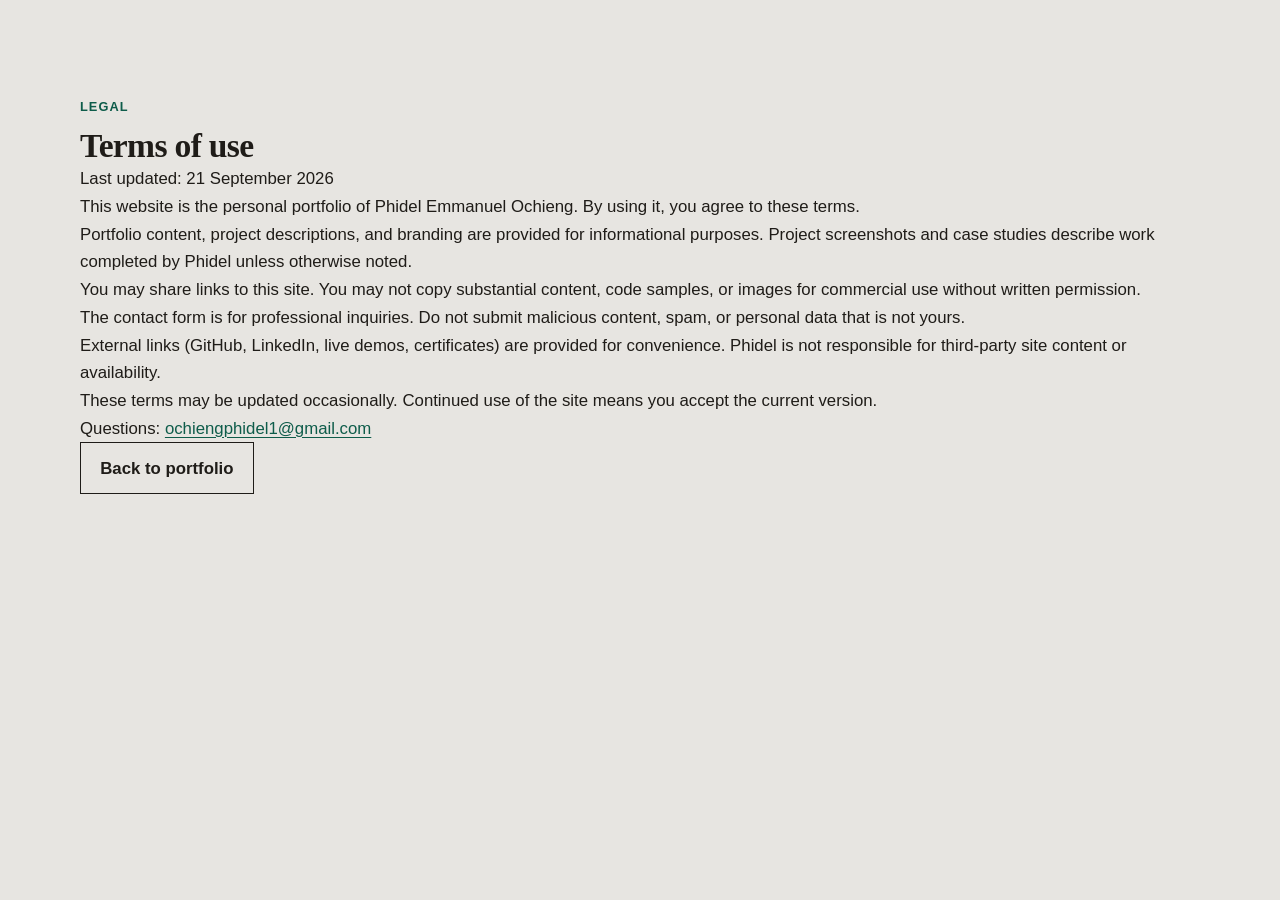
<file: terms.html>
<!DOCTYPE html>
<html lang="en">
<head>
    <meta charset="UTF-8">
    <meta name="viewport" content="width=device-width, initial-scale=1.0">
    <meta http-equiv="Content-Security-Policy" content="default-src 'self'; style-src 'self' https://fonts.googleapis.com; font-src https://fonts.gstatic.com; img-src 'self'; base-uri 'self'; object-src 'none'; upgrade-insecure-requests">
    <meta name="description" content="Terms of use for Phidel Emmanuel Ochieng portfolio website.">
    <meta name="robots" content="index, follow">
    <link rel="canonical" href="https://phidelemmanuelochieng.vercel.app/terms.html">
    <title>Terms of Use | Phidel Emmanuel Ochieng</title>
    <link rel="icon" href="favicon-32.png" type="image/png" sizes="32x32">
    <link rel="preconnect" href="https://fonts.googleapis.com">
    <link rel="preconnect" href="https://fonts.gstatic.com" crossorigin>
    <link href="https://fonts.googleapis.com/css2?family=Bricolage+Grotesque:opsz,wght@12..96,500;12..96,700&family=Figtree:wght@400;500;600&display=swap" rel="stylesheet">
    <link rel="stylesheet" href="styles.css">
</head>
<body>
    <main class="section">
        <div class="shell" style="max-width:42rem">
            <p class="eyebrow">Legal</p>
            <h1 style="font-size:clamp(1.6rem,3vw,2.2rem);margin-bottom:1rem">Terms of use</h1>
            <p style="color:var(--muted);margin-bottom:1rem">Last updated: 21 September 2026</p>
            <div style="display:grid;gap:1rem;color:var(--muted)">
                <p>This website is the personal portfolio of Phidel Emmanuel Ochieng. By using it, you agree to these terms.</p>
                <p>Portfolio content, project descriptions, and branding are provided for informational purposes. Project screenshots and case studies describe work completed by Phidel unless otherwise noted.</p>
                <p>You may share links to this site. You may not copy substantial content, code samples, or images for commercial use without written permission.</p>
                <p>The contact form is for professional inquiries. Do not submit malicious content, spam, or personal data that is not yours.</p>
                <p>External links (GitHub, LinkedIn, live demos, certificates) are provided for convenience. Phidel is not responsible for third-party site content or availability.</p>
                <p>These terms may be updated occasionally. Continued use of the site means you accept the current version.</p>
                <p>Questions: <a href="mailto:ochiengphidel1@gmail.com">ochiengphidel1@gmail.com</a></p>
            </div>
            <p style="margin-top:2rem"><a class="btn btn-line" href="index.html">Back to portfolio</a></p>
        </div>
    </main>
</body>
</html>
</file>
<file: styles.css>
/* Phidel Ochieng portfolio
   Visual system: cool stone + forest teal, sharp edges, no shadows */

:root {
    --bg: #E7E5E1;
    --bg-tone: #DDDAD4;
    --surface: #EFEDE9;
    --ink: #1F1C18;
    --muted: #5C574F;
    --faint: #7A746A;
    --line: #C5C1B8;
    --accent: #0E5C4A;
    --accent-soft: #D7E6E1;
    --focus: #0E5C4A;

    --font-display: "Bricolage Grotesque", Georgia, serif;
    --font-body: "Figtree", "Segoe UI", sans-serif;

    --radius: 0;
    --shell: 1120px;
    --header-h: 64px;
    --space: clamp(1rem, 2.5vw, 2rem);
}

body.theme-dark {
    --bg: #1A1917;
    --bg-tone: #23211E;
    --surface: #262420;
    --ink: #EDEAE4;
    --muted: #B0AAA0;
    --faint: #8A847A;
    --line: #3A3732;
    --accent: #4FA88F;
    --accent-soft: #24352F;
    --focus: #4FA88F;
}

*,
*::before,
*::after {
    box-sizing: border-box;
    margin: 0;
    padding: 0;
}

html {
    scroll-behavior: smooth;
    scroll-padding-top: calc(var(--header-h) + 12px);
}

body {
    font-family: var(--font-body);
    font-size: 1.05rem;
    line-height: 1.65;
    color: var(--ink);
    background-color: var(--bg);
    -webkit-font-smoothing: antialiased;
    text-rendering: optimizeLegibility;
}

body::before {
    content: "";
    position: fixed;
    inset: 0;
    pointer-events: none;
    z-index: 50;
    opacity: 0.035;
    background-image: url("data:image/svg+xml,%3Csvg viewBox='0 0 200 200' xmlns='http://www.w3.org/2000/svg'%3E%3Cfilter id='n'%3E%3CfeTurbulence type='fractalNoise' baseFrequency='0.85' numOctaves='4' stitchTiles='stitch'/%3E%3C/filter%3E%3Crect width='100%25' height='100%25' filter='url(%23n)'/%3E%3C/svg%3E");
}

img {
    max-width: 100%;
    display: block;
    height: auto;
}

a {
    color: var(--accent);
    text-decoration-thickness: 1px;
    text-underline-offset: 0.18em;
}

a:focus-visible,
button:focus-visible,
input:focus-visible,
textarea:focus-visible {
    outline: 2px solid var(--focus);
    outline-offset: 3px;
}

ul, ol {
    list-style: none;
}

h1, h2, h3 {
    font-family: var(--font-display);
    line-height: 1.15;
    letter-spacing: -0.02em;
    font-weight: 700;
    color: var(--ink);
}

.shell {
    width: min(100% - 2.5rem, var(--shell));
    margin-inline: auto;
}

.skip-link {
    position: absolute;
    left: 1rem;
    top: -3rem;
    z-index: 100;
    padding: 0.6rem 1rem;
    background: var(--accent);
    color: #fff;
    font-weight: 600;
}

.skip-link:focus {
    top: 0.75rem;
}

/* Header */
.site-header {
    position: sticky;
    top: 0;
    z-index: 40;
    height: var(--header-h);
    border-bottom: 1px solid transparent;
    background: var(--bg);
}

.site-header.is-scrolled {
    border-bottom-color: var(--line);
}

.header-inner {
    height: 100%;
    display: flex;
    align-items: center;
    justify-content: space-between;
    gap: 1rem;
}

.brand {
    display: inline-flex;
    align-items: center;
    gap: 0.65rem;
    color: var(--ink);
    text-decoration: none;
    font-weight: 600;
}

.brand-mark {
    display: grid;
    place-items: center;
    width: 2rem;
    height: 2rem;
    border: 1px solid var(--ink);
    border-radius: var(--radius);
    font-family: var(--font-display);
    font-size: 0.8rem;
    font-weight: 700;
}

.brand-name {
    font-family: var(--font-display);
    font-size: 1.05rem;
}

.site-nav ul {
    display: flex;
    gap: 1.25rem;
}

.site-nav a {
    color: var(--muted);
    text-decoration: none;
    font-size: 0.95rem;
    font-weight: 500;
}

.site-nav a[aria-current="true"],
.site-nav a:focus-visible {
    color: var(--ink);
}

.header-actions {
    display: flex;
    align-items: center;
    gap: 0.75rem;
}

.availability {
    display: none;
    font-size: 0.82rem;
    color: var(--accent);
    font-weight: 600;
}

.theme-toggle,
.nav-toggle {
    appearance: none;
    border: 1px solid var(--line);
    background: var(--surface);
    color: var(--ink);
    border-radius: var(--radius);
    padding: 0.4rem 0.7rem;
    font: inherit;
    font-size: 0.85rem;
    font-weight: 600;
    cursor: pointer;
}

.nav-toggle {
    display: none;
}

/* Hero: one composition, brand-first, full-bleed image */
.hero {
    min-height: calc(100svh - var(--header-h));
    display: grid;
    grid-template-columns: 1.05fr 0.95fr;
}

.hero-media {
    position: relative;
    min-height: 70vh;
    overflow: hidden;
    background: var(--bg-tone);
}

.hero-media img {
    width: 100%;
    height: 100%;
    object-fit: cover;
    object-position: center top;
}

.hero-copy {
    display: flex;
    flex-direction: column;
    justify-content: center;
    padding: clamp(2rem, 6vw, 4.5rem) 0;
    width: min(100% - 2.5rem, 34rem);
    margin-left: clamp(1.25rem, 4vw, 4rem);
    margin-right: auto;
}

.brand-signal {
    font-family: var(--font-display);
    font-size: clamp(1.6rem, 3vw, 2.2rem);
    font-weight: 700;
    margin-bottom: 1rem;
    color: var(--ink);
}

.hero h1 {
    font-size: clamp(1.7rem, 3.4vw, 2.55rem);
    max-width: 16ch;
    margin-bottom: 1rem;
}

.hero-lede {
    color: var(--muted);
    max-width: 38ch;
    margin-bottom: 1.75rem;
}

.hero-actions {
    display: flex;
    flex-wrap: wrap;
    gap: 0.75rem;
}

.btn {
    display: inline-flex;
    align-items: center;
    justify-content: center;
    gap: 0.5rem;
    min-height: 2.75rem;
    padding: 0.7rem 1.2rem;
    border-radius: var(--radius);
    border: 1px solid transparent;
    font: inherit;
    font-weight: 600;
    text-decoration: none;
    cursor: pointer;
}

.btn-solid {
    background: var(--accent);
    color: #fff;
    border-color: var(--accent);
}

.btn-line {
    background: transparent;
    color: var(--ink);
    border-color: var(--ink);
}

.btn:disabled {
    opacity: 0.65;
    cursor: wait;
}

/* Tech strip */
.strip {
    border-block: 1px solid var(--line);
    background: var(--bg-tone);
}

.strip-inner {
    display: flex;
    flex-wrap: wrap;
    gap: 0.75rem 1.5rem;
    padding: 1rem 0;
    color: var(--muted);
    font-size: 0.92rem;
    font-weight: 500;
}

/* Sections */
.section {
    padding: clamp(3.5rem, 8vw, 6rem) 0;
}

.section-tone {
    background: var(--bg-tone);
}

.section-intro {
    margin-bottom: 2rem;
    max-width: 40rem;
}

.eyebrow {
    font-size: 0.8rem;
    font-weight: 600;
    letter-spacing: 0.08em;
    text-transform: uppercase;
    color: var(--accent);
    margin-bottom: 0.6rem;
}

.section-intro h2 {
    font-size: clamp(1.6rem, 3vw, 2.2rem);
}

.section-note {
    margin-top: 0.75rem;
    color: var(--muted);
}

.meta {
    color: var(--faint);
    font-size: 0.88rem;
    margin-bottom: 0.35rem;
}

/* Featured work: stacked, not bento */
.feature {
    display: grid;
    grid-template-columns: 1.15fr 0.85fr;
    gap: clamp(1.25rem, 3vw, 2.5rem);
    align-items: center;
    margin-bottom: 3.5rem;
    padding-bottom: 3.5rem;
    border-bottom: 1px solid var(--line);
}

.feature-flip {
    direction: rtl;
}

.feature-flip > * {
    direction: ltr;
}

.feature-media {
    border: 1px solid var(--line);
    border-radius: var(--radius);
    overflow: hidden;
    background: var(--surface);
}

.feature-media img {
    width: 100%;
    aspect-ratio: 16 / 10;
    object-fit: cover;
}

.feature-body h3 {
    font-size: 1.45rem;
    margin-bottom: 1rem;
}

.case {
    display: grid;
    gap: 0.85rem;
    margin-bottom: 1rem;
}

.case dt {
    font-size: 0.78rem;
    font-weight: 700;
    letter-spacing: 0.04em;
    text-transform: uppercase;
    color: var(--accent);
}

.case dd {
    color: var(--muted);
}

.tags {
    color: var(--faint);
    font-size: 0.9rem;
    margin-bottom: 1rem;
}

.inline-links {
    display: flex;
    flex-wrap: wrap;
    gap: 1rem;
    font-weight: 600;
}

.inline-links a {
    text-decoration: none;
    border-bottom: 1px solid currentColor;
}

/* Project list */
.project-toolbar {
    display: flex;
    flex-wrap: wrap;
    gap: 0.5rem;
    margin-bottom: 1.25rem;
}

.filter {
    appearance: none;
    border: 1px solid var(--line);
    background: var(--surface);
    color: var(--muted);
    border-radius: var(--radius);
    padding: 0.45rem 0.8rem;
    font: inherit;
    font-size: 0.88rem;
    font-weight: 600;
    cursor: pointer;
}

.filter.is-active {
    background: var(--ink);
    border-color: var(--ink);
    color: var(--bg);
}

.project-list {
    display: grid;
    gap: 0;
    border-top: 1px solid var(--line);
}

.project-row {
    display: grid;
    grid-template-columns: 9rem 1fr auto;
    gap: 1.25rem;
    align-items: center;
    padding: 1.15rem 0;
    border-bottom: 1px solid var(--line);
}

.project-row.is-hidden {
    display: none;
}

.project-thumb {
    border: 1px solid var(--line);
    border-radius: var(--radius);
    overflow: hidden;
    background: var(--surface);
}

.project-thumb img {
    width: 100%;
    aspect-ratio: 8 / 5;
    object-fit: cover;
}

.project-copy h3 {
    font-size: 1.15rem;
    margin-bottom: 0.25rem;
}

.project-copy p:last-child {
    color: var(--muted);
    font-size: 0.95rem;
}

.project-links {
    display: flex;
    flex-direction: column;
    gap: 0.45rem;
    font-weight: 600;
    text-align: right;
}

.project-links a {
    text-decoration: none;
    border-bottom: 1px solid currentColor;
    width: fit-content;
    margin-left: auto;
}

/* About */
.about-layout {
    display: grid;
    gap: 2rem;
}

.about-copy {
    max-width: 42rem;
    display: grid;
    gap: 1rem;
    color: var(--muted);
}

.availability-note {
    color: var(--ink);
    font-weight: 600;
}

.facts {
    display: grid;
    grid-template-columns: repeat(3, minmax(0, 1fr));
    gap: 1px;
    background: var(--line);
    border: 1px solid var(--line);
    border-radius: var(--radius);
    overflow: hidden;
}

.facts > div {
    background: var(--surface);
    padding: 1rem 1.1rem;
}

.facts dt {
    font-size: 0.78rem;
    text-transform: uppercase;
    letter-spacing: 0.05em;
    color: var(--faint);
    margin-bottom: 0.25rem;
}

.facts dd {
    font-weight: 600;
}

.skill-columns {
    display: grid;
    grid-template-columns: repeat(3, minmax(0, 1fr));
    gap: 1.5rem;
}

.skill-columns h3 {
    font-size: 1rem;
    margin-bottom: 0.4rem;
}

.skill-columns p {
    color: var(--muted);
}

/* Experience / lists */
.timeline-list,
.plain-list,
.service-list {
    display: grid;
    gap: 0;
}

.timeline-list > li,
.plain-list > li,
.service-list > li {
    padding: 1.35rem 0;
    border-top: 1px solid var(--line);
}

.timeline-list > li:last-child,
.plain-list > li:last-child,
.service-list > li:last-child {
    border-bottom: 1px solid var(--line);
}

.timeline-list h3,
.plain-list h3,
.service-list h3 {
    font-size: 1.2rem;
    margin-bottom: 0.2rem;
}

.place {
    color: var(--accent);
    font-weight: 600;
    margin-bottom: 0.65rem;
}

.timeline-list ul {
    display: grid;
    gap: 0.35rem;
    color: var(--muted);
    padding-left: 1rem;
}

.timeline-list li li {
    list-style: disc;
    border: 0;
    padding: 0;
}

.plain-list p,
.service-list p {
    color: var(--muted);
    margin: 0.35rem 0 0.55rem;
}

.split {
    display: grid;
    grid-template-columns: 1fr 1fr;
    gap: clamp(2rem, 5vw, 4rem);
}

/* GitHub */
.github-stats {
    display: grid;
    grid-template-columns: repeat(3, minmax(0, 1fr));
    gap: 1px;
    background: var(--line);
    border: 1px solid var(--line);
    border-radius: var(--radius);
    overflow: hidden;
    margin-bottom: 1.5rem;
}

.github-stats > div {
    background: var(--surface);
    padding: 1.1rem 1.2rem;
}

.stat-value {
    font-family: var(--font-display);
    font-size: 1.8rem;
    font-weight: 700;
}

.stat-label {
    color: var(--faint);
    font-size: 0.88rem;
}

.repo-grid {
    display: grid;
    grid-template-columns: repeat(3, minmax(0, 1fr));
    gap: 1rem;
}

.repo-card,
.skeleton {
    border: 1px solid var(--line);
    border-radius: var(--radius);
    background: var(--surface);
    min-height: 8.5rem;
    padding: 1rem;
}

.repo-card {
    color: inherit;
    text-decoration: none;
    display: grid;
    gap: 0.5rem;
    align-content: start;
}

.repo-card h3 {
    font-size: 1.05rem;
}

.repo-card p {
    color: var(--muted);
    font-size: 0.92rem;
}

.repo-meta {
    color: var(--faint);
    font-size: 0.85rem;
}

.skeleton {
    position: relative;
    overflow: hidden;
}

.skeleton::after {
    content: "";
    position: absolute;
    inset: 0;
    background: linear-gradient(90deg, transparent, color-mix(in srgb, var(--ink) 8%, transparent), transparent);
    animation: shimmer 1.4s linear infinite;
}

@keyframes shimmer {
    from { transform: translateX(-100%); }
    to { transform: translateX(100%); }
}

.repo-empty {
    grid-column: 1 / -1;
    color: var(--muted);
}

/* Contact */
.contact-layout {
    display: grid;
    grid-template-columns: 1fr 1.15fr;
    gap: 2rem 3rem;
}

.contact-layout .section-intro {
    grid-column: 1 / -1;
}

.contact-aside {
    display: grid;
    gap: 0.9rem;
    align-content: start;
}

.contact-aside span {
    display: block;
    font-size: 0.78rem;
    letter-spacing: 0.05em;
    text-transform: uppercase;
    color: var(--faint);
    margin-bottom: 0.15rem;
}

.contact-form-wrap {
    border: 1px solid var(--line);
    background: var(--surface);
    border-radius: var(--radius);
    padding: clamp(1.1rem, 3vw, 1.6rem);
}

.form-status {
    margin-bottom: 1rem;
    padding: 0.75rem 0.9rem;
    border: 1px solid var(--line);
    border-radius: var(--radius);
    font-weight: 500;
}

.form-status.is-success {
    background: var(--accent-soft);
    color: var(--ink);
}

.form-status.is-error {
    background: #f3e4e1;
    color: #6b2b22;
}

body.theme-dark .form-status.is-error {
    background: #3a2420;
    color: #f0c7bf;
}

.contact-form {
    display: grid;
    gap: 0.9rem;
}

.form-grid {
    display: grid;
    grid-template-columns: 1fr 1fr;
    gap: 0.9rem;
}

.contact-form label {
    display: grid;
    gap: 0.35rem;
}

.contact-form label span {
    font-size: 0.88rem;
    font-weight: 600;
}

.contact-form input,
.contact-form textarea {
    width: 100%;
    border: 1px solid var(--line);
    background: var(--bg);
    color: var(--ink);
    border-radius: var(--radius);
    padding: 0.7rem 0.8rem;
    font: inherit;
}

.contact-form textarea {
    resize: vertical;
    min-height: 8rem;
}

.honeypot {
    position: absolute;
    left: -9999px;
    opacity: 0;
    height: 0;
    width: 0;
}

/* Footer */
.site-footer {
    border-top: 1px solid var(--line);
    padding: 2rem 0 2.5rem;
}

.footer-inner {
    display: grid;
    gap: 1rem;
}

.site-footer nav {
    display: flex;
    flex-wrap: wrap;
    gap: 0.85rem 1.15rem;
}

.site-footer a {
    color: var(--muted);
    text-decoration: none;
    font-weight: 500;
}

.footer-copy {
    color: var(--faint);
    font-size: 0.9rem;
}

/* Motion: presence only, no hover theatre */
.reveal {
    opacity: 0;
    transform: translateY(10px);
}

.reveal.is-visible {
    opacity: 1;
    transform: none;
    transition: opacity 0.55s ease, transform 0.55s ease;
}

@media (prefers-reduced-motion: reduce) {
    html { scroll-behavior: auto; }
    .reveal,
    .reveal.is-visible {
        opacity: 1;
        transform: none;
        transition: none;
    }
    .skeleton::after {
        animation: none;
    }
}

/* Responsive */
@media (max-width: 960px) {
    .hero {
        grid-template-columns: 1fr;
        min-height: auto;
    }

    .hero-media {
        min-height: 48vh;
        max-height: 62vh;
    }

    .hero-copy {
        width: min(100% - 2.5rem, var(--shell));
        margin: 0 auto;
        padding: 2.25rem 0 2.75rem;
    }

    .feature,
    .feature-flip {
        grid-template-columns: 1fr;
        direction: ltr;
    }

    .project-row {
        grid-template-columns: 7rem 1fr;
    }

    .project-links {
        grid-column: 2;
        flex-direction: row;
        text-align: left;
    }

    .project-links a {
        margin-left: 0;
    }

    .facts,
    .skill-columns,
    .repo-grid,
    .split,
    .contact-layout,
    .github-stats {
        grid-template-columns: 1fr;
    }

    .facts {
        grid-template-columns: 1fr 1fr;
    }
}

@media (max-width: 760px) {
    .site-nav {
        position: fixed;
        inset: var(--header-h) 0 auto 0;
        background: var(--bg);
        border-bottom: 1px solid var(--line);
        padding: 1rem 1.25rem 1.25rem;
        transform: translateY(-120%);
        opacity: 0;
        pointer-events: none;
    }

    .site-nav.is-open {
        transform: none;
        opacity: 1;
        pointer-events: auto;
    }

    .site-nav ul {
        flex-direction: column;
        gap: 0.85rem;
    }

    .nav-toggle {
        display: inline-flex;
    }

    .availability {
        display: none;
    }

    .form-grid,
    .facts {
        grid-template-columns: 1fr;
    }

    .project-row {
        grid-template-columns: 1fr;
    }

    .project-thumb {
        max-width: 16rem;
    }
}

@media (min-width: 900px) {
    .availability {
        display: inline;
    }
}
</file>
